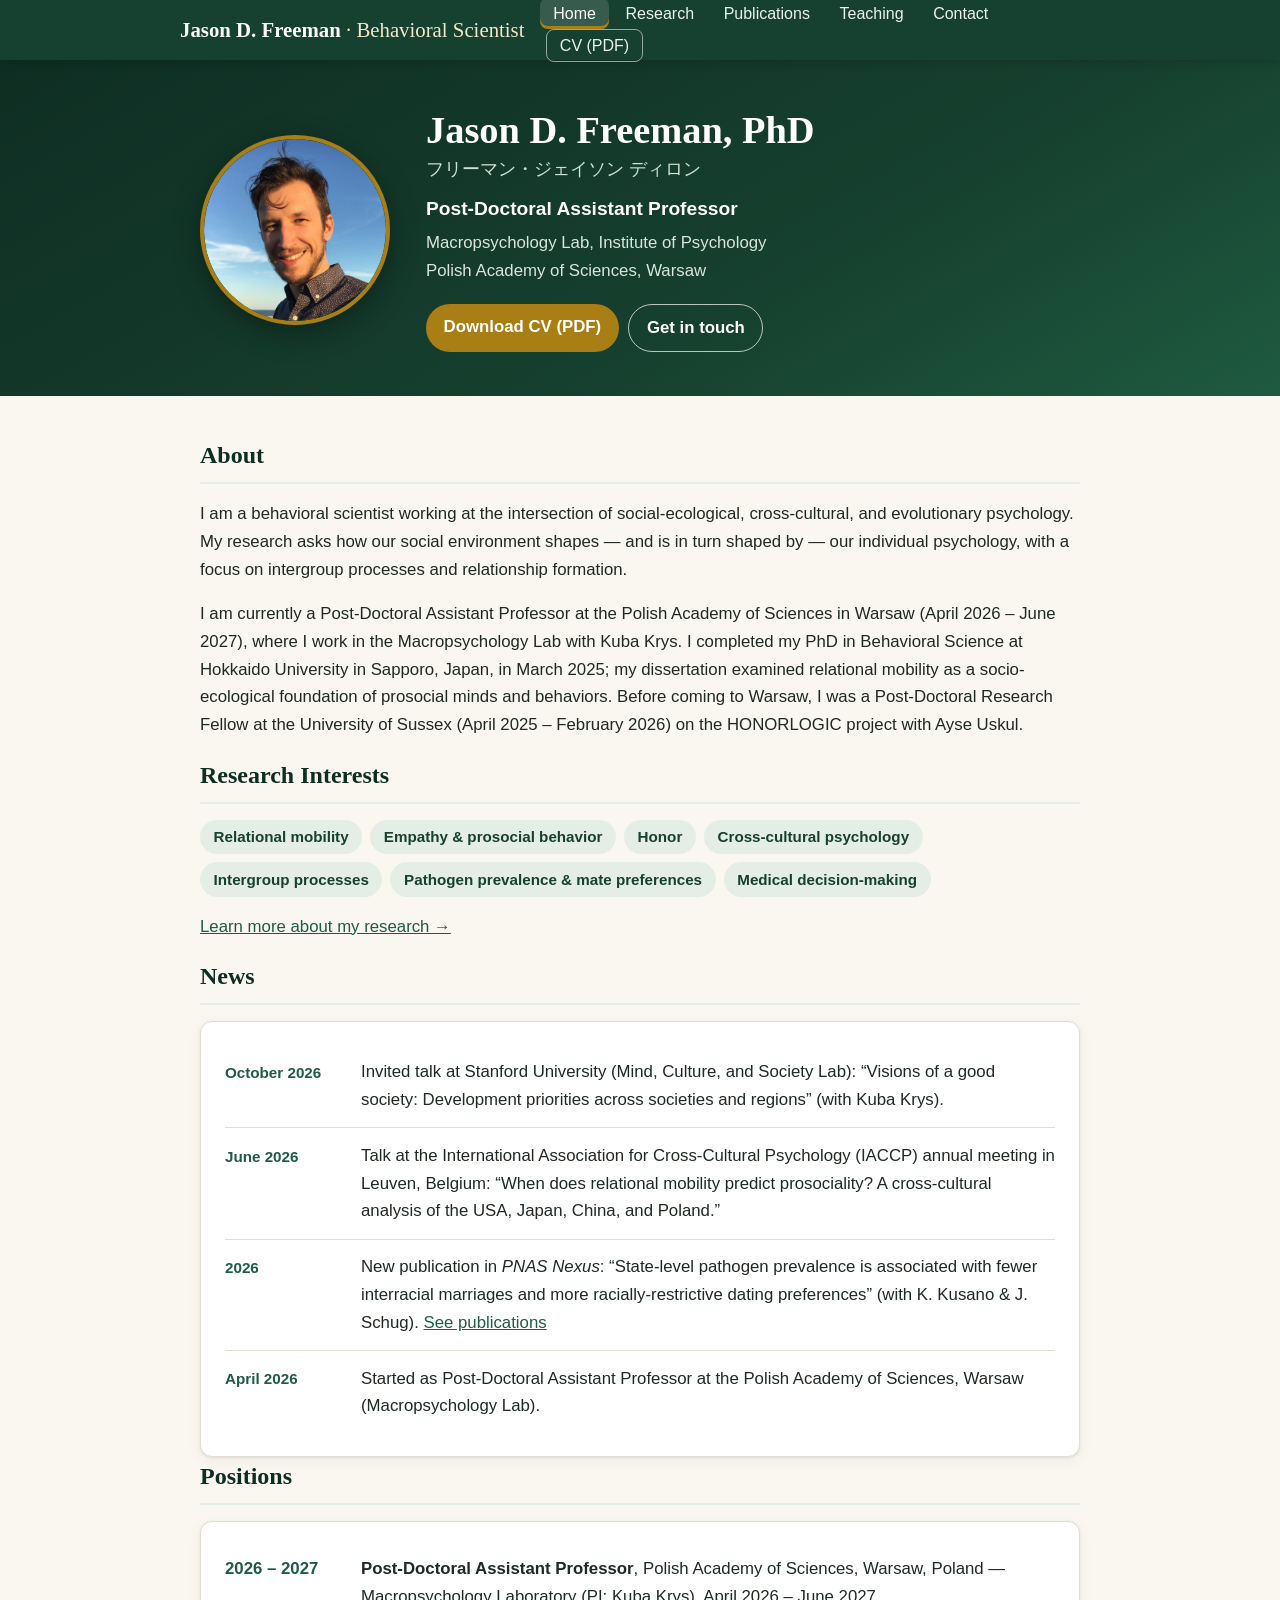
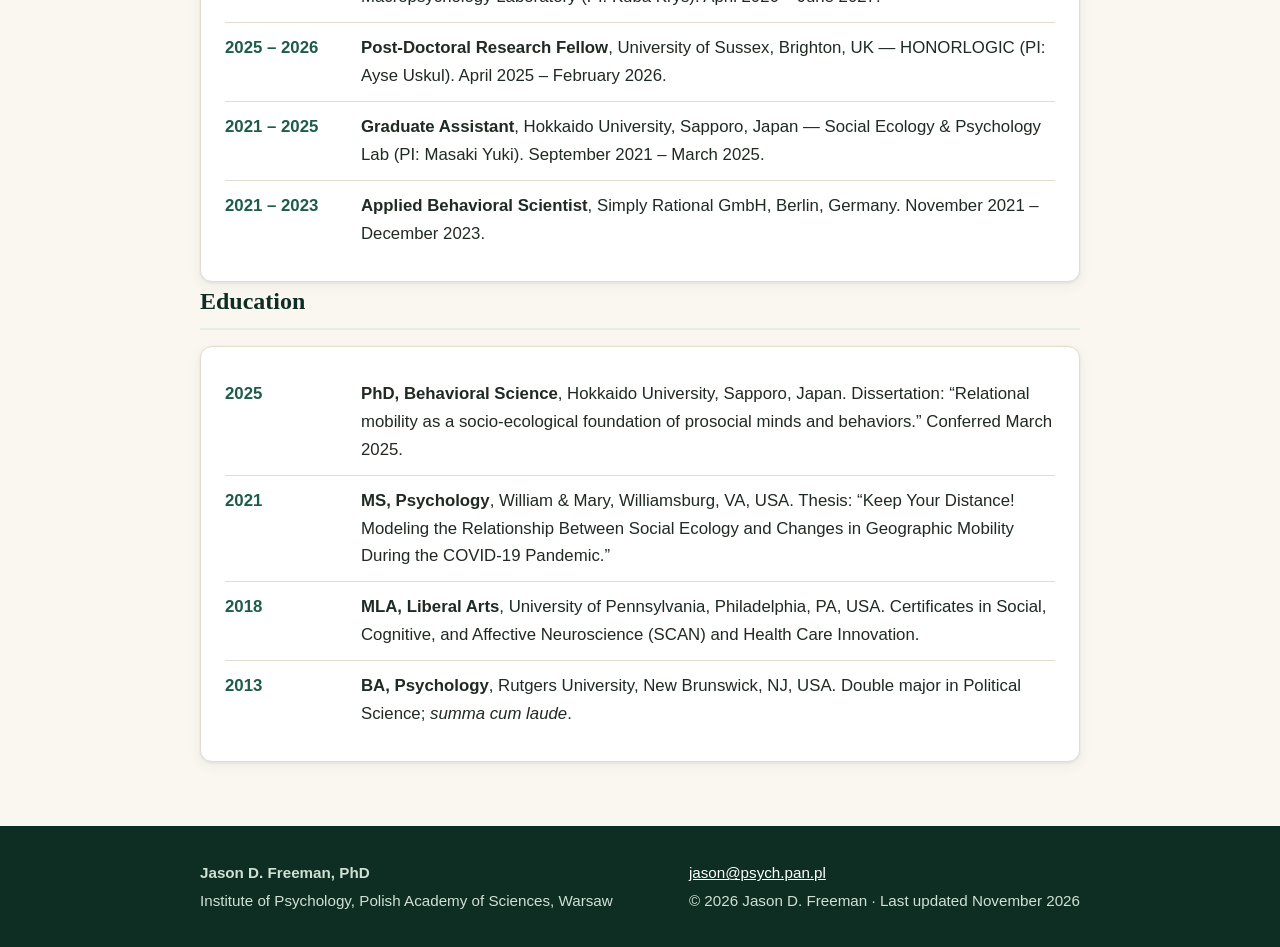
<file: index.html>
<!DOCTYPE html>
<html lang="en">
<head>
  <meta charset="utf-8">
  <meta name="viewport" content="width=device-width, initial-scale=1">
  <title>Jason D. Freeman — Behavioral Scientist</title>
  <meta name="description" content="Jason D. Freeman is a Post-Doctoral Assistant Professor at the Polish Academy of Sciences, Warsaw. His research examines relational mobility, culture, empathy, and prosocial behavior.">
  <link rel="stylesheet" href="styles.css">
</head>
<body>
  <a class="skip-link" href="#main">Skip to main content</a>

  <header class="site-header">
    <div class="header-inner">
      <a class="site-title" href="index.html">Jason D. Freeman <span>· Behavioral Scientist</span></a>
      <button class="nav-toggle" aria-expanded="false" aria-controls="site-nav" type="button">Menu ☰</button>
      <nav class="site-nav" id="site-nav" aria-label="Main navigation">
        <ul>
          <li><a href="index.html" aria-current="page">Home</a></li>
          <li><a href="research.html">Research</a></li>
          <li><a href="publications.html">Publications</a></li>
          <li><a href="teaching.html">Teaching</a></li>
          <li><a href="contact.html">Contact</a></li>
          <li><a class="nav-cv" href="assets/Jason-Freeman-CV.pdf" target="_blank" rel="noopener">CV (PDF)</a></li>
        </ul>
      </nav>
    </div>
  </header>

  <section class="hero" aria-label="Introduction">
    <div class="hero-inner">
      <img class="hero-photo" src="assets/portrait.png" alt="Portrait of Jason D. Freeman outdoors against a blue sky" width="190" height="190">
      <div>
        <h1>Jason D. Freeman, PhD</h1>
        <p class="japanese" lang="ja">フリーマン・ジェイソン ディロン</p>
        <p class="role">Post-Doctoral Assistant Professor</p>
        <p class="affiliation">Macropsychology Lab, Institute of Psychology<br>Polish Academy of Sciences, Warsaw</p>
        <div class="hero-links">
          <a class="button" href="assets/Jason-Freeman-CV.pdf" target="_blank" rel="noopener">Download CV (PDF)</a>
          <a class="button button-outline" href="contact.html">Get in touch</a>
        </div>
      </div>
    </div>
  </section>

  <main id="main">
    <div class="container">

      <section aria-labelledby="about-heading">
        <h2 id="about-heading">About</h2>
        <p>I am a behavioral scientist working at the intersection of social-ecological, cross-cultural, and evolutionary psychology. My research asks how our social environment shapes — and is in turn shaped by — our individual psychology, with a focus on intergroup processes and relationship formation.</p>
        <p>I am currently a Post-Doctoral Assistant Professor at the Polish Academy of Sciences in Warsaw (April 2026 – June 2027), where I work in the Macropsychology Lab with Kuba Krys. I completed my PhD in Behavioral Science at Hokkaido University in Sapporo, Japan, in March 2025; my dissertation examined relational mobility as a socio-ecological foundation of prosocial minds and behaviors. Before coming to Warsaw, I was a Post-Doctoral Research Fellow at the University of Sussex (April 2025 – February 2026) on the HONORLOGIC project with Ayse Uskul.</p>
      </section>

      <section aria-labelledby="interests-heading">
        <h2 id="interests-heading">Research Interests</h2>
        <ul class="chips">
          <li>Relational mobility</li>
          <li>Empathy &amp; prosocial behavior</li>
          <li>Honor</li>
          <li>Cross-cultural psychology</li>
          <li>Intergroup processes</li>
          <li>Pathogen prevalence &amp; mate preferences</li>
          <li>Medical decision-making</li>
        </ul>
        <p style="margin-top: 1rem;"><a href="research.html">Learn more about my research →</a></p>
      </section>

      <section aria-labelledby="news-heading">
        <h2 id="news-heading">News</h2>
        <div class="card">
          <ul class="news-list">
            <li>
              <span class="news-date">October 2026</span>
              <span>Invited talk at Stanford University (Mind, Culture, and Society Lab): “Visions of a good society: Development priorities across societies and regions” (with Kuba Krys).</span>
            </li>
            <li>
              <span class="news-date">June 2026</span>
              <span>Talk at the International Association for Cross-Cultural Psychology (IACCP) annual meeting in Leuven, Belgium: “When does relational mobility predict prosociality? A cross-cultural analysis of the USA, Japan, China, and Poland.”</span>
            </li>
            <li>
              <span class="news-date">2026</span>
              <span>New publication in <em>PNAS Nexus</em>: “State-level pathogen prevalence is associated with fewer interracial marriages and more racially-restrictive dating preferences” (with K. Kusano &amp; J. Schug). <a href="publications.html">See publications</a></span>
            </li>
            <li>
              <span class="news-date">April 2026</span>
              <span>Started as Post-Doctoral Assistant Professor at the Polish Academy of Sciences, Warsaw (Macropsychology Lab).</span>
            </li>
          </ul>
        </div>
      </section>

      <section aria-labelledby="positions-heading">
        <h2 id="positions-heading">Positions</h2>
        <div class="card">
          <ul class="timeline">
            <li>
              <span class="when">2026 – 2027</span>
              <p><strong>Post-Doctoral Assistant Professor</strong>, Polish Academy of Sciences, Warsaw, Poland — Macropsychology Laboratory (PI: Kuba Krys). April 2026 – June 2027.</p>
            </li>
            <li>
              <span class="when">2025 – 2026</span>
              <p><strong>Post-Doctoral Research Fellow</strong>, University of Sussex, Brighton, UK — HONORLOGIC (PI: Ayse Uskul). April 2025 – February 2026.</p>
            </li>
            <li>
              <span class="when">2021 – 2025</span>
              <p><strong>Graduate Assistant</strong>, Hokkaido University, Sapporo, Japan — Social Ecology &amp; Psychology Lab (PI: Masaki Yuki). September 2021 – March 2025.</p>
            </li>
            <li>
              <span class="when">2021 – 2023</span>
              <p><strong>Applied Behavioral Scientist</strong>, Simply Rational GmbH, Berlin, Germany. November 2021 – December 2023.</p>
            </li>
          </ul>
        </div>
      </section>

      <section aria-labelledby="education-heading">
        <h2 id="education-heading">Education</h2>
        <div class="card">
          <ul class="timeline">
            <li>
              <span class="when">2025</span>
              <p><strong>PhD, Behavioral Science</strong>, Hokkaido University, Sapporo, Japan. Dissertation: “Relational mobility as a socio-ecological foundation of prosocial minds and behaviors.” Conferred March 2025.</p>
            </li>
            <li>
              <span class="when">2021</span>
              <p><strong>MS, Psychology</strong>, William &amp; Mary, Williamsburg, VA, USA. Thesis: “Keep Your Distance! Modeling the Relationship Between Social Ecology and Changes in Geographic Mobility During the COVID-19 Pandemic.”</p>
            </li>
            <li>
              <span class="when">2018</span>
              <p><strong>MLA, Liberal Arts</strong>, University of Pennsylvania, Philadelphia, PA, USA. Certificates in Social, Cognitive, and Affective Neuroscience (SCAN) and Health Care Innovation.</p>
            </li>
            <li>
              <span class="when">2013</span>
              <p><strong>BA, Psychology</strong>, Rutgers University, New Brunswick, NJ, USA. Double major in Political Science; <em>summa cum laude</em>.</p>
            </li>
          </ul>
        </div>
      </section>

    </div>
  </main>

  <footer class="site-footer">
    <div class="container">
      <div>
        <p><strong>Jason D. Freeman, PhD</strong></p>
        <p>Institute of Psychology, Polish Academy of Sciences, Warsaw</p>
      </div>
      <div>
        <p><a href="mailto:jason@psych.pan.pl">jason@psych.pan.pl</a></p>
        <p>© 2026 Jason D. Freeman · Last updated November 2026</p>
      </div>
    </div>
  </footer>

  <script src="script.js"></script>
</body>
</html>
</file>
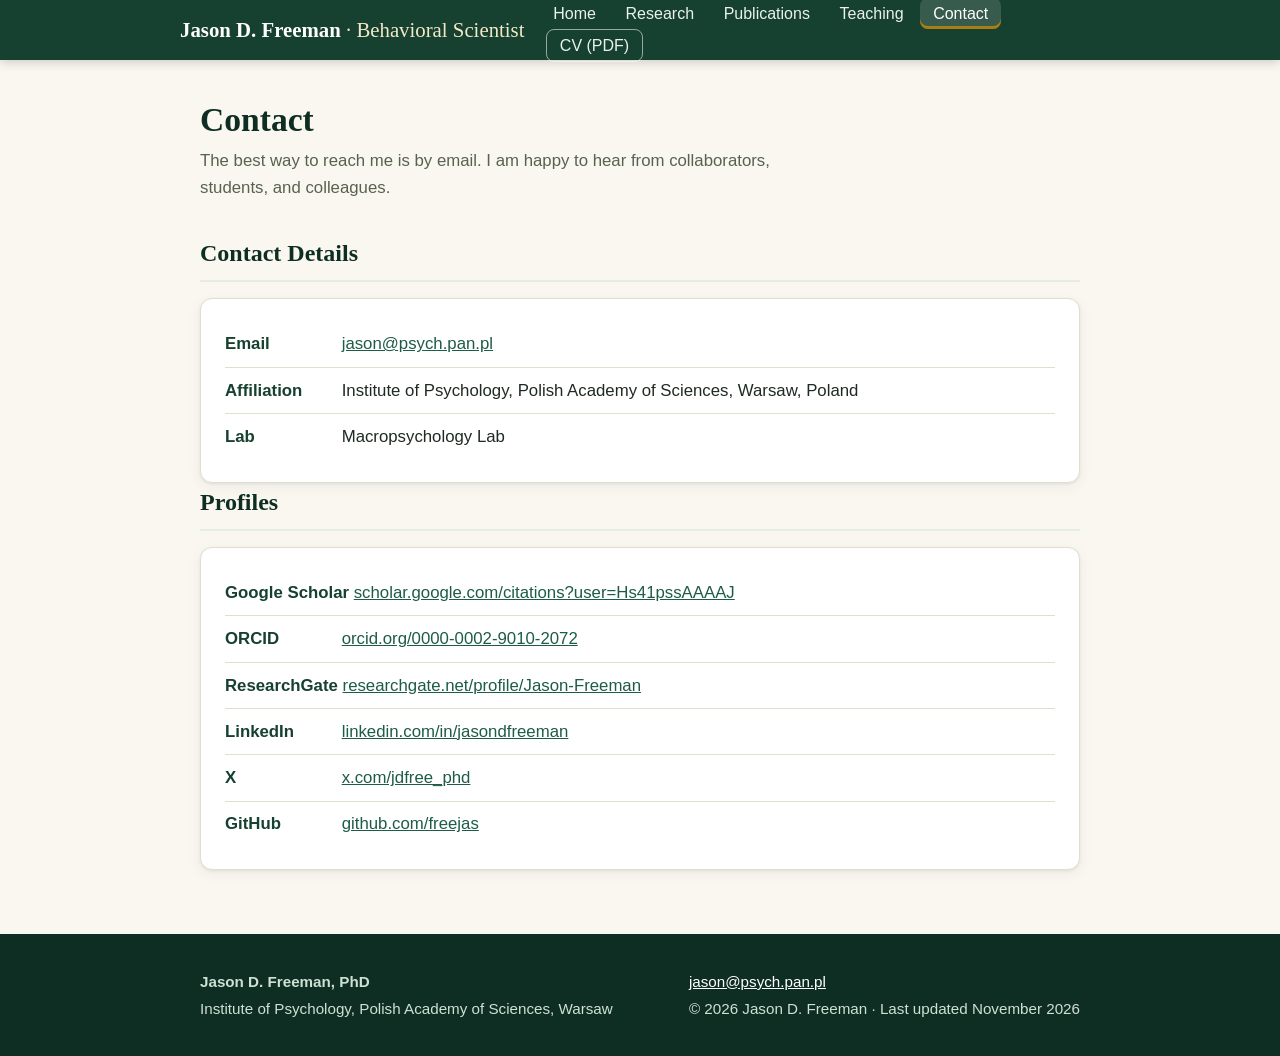
<file: contact.html>
<!DOCTYPE html>
<html lang="en">
<head>
  <meta charset="utf-8">
  <meta name="viewport" content="width=device-width, initial-scale=1">
  <title>Contact — Jason D. Freeman</title>
  <meta name="description" content="Contact Jason D. Freeman, Post-Doctoral Assistant Professor at the Polish Academy of Sciences, Warsaw.">
  <link rel="stylesheet" href="styles.css">
</head>
<body>
  <a class="skip-link" href="#main">Skip to main content</a>

  <header class="site-header">
    <div class="header-inner">
      <a class="site-title" href="index.html">Jason D. Freeman <span>· Behavioral Scientist</span></a>
      <button class="nav-toggle" aria-expanded="false" aria-controls="site-nav" type="button">Menu ☰</button>
      <nav class="site-nav" id="site-nav" aria-label="Main navigation">
        <ul>
          <li><a href="index.html">Home</a></li>
          <li><a href="research.html">Research</a></li>
          <li><a href="publications.html">Publications</a></li>
          <li><a href="teaching.html">Teaching</a></li>
          <li><a href="contact.html" aria-current="page">Contact</a></li>
          <li><a class="nav-cv" href="assets/Jason-Freeman-CV.pdf" target="_blank" rel="noopener">CV (PDF)</a></li>
        </ul>
      </nav>
    </div>
  </header>

  <main id="main">
    <div class="container">

      <div class="page-head">
        <h1>Contact</h1>
        <p>The best way to reach me is by email. I am happy to hear from collaborators, students, and colleagues.</p>
      </div>

      <section aria-labelledby="contact-details-heading">
        <h2 id="contact-details-heading">Contact Details</h2>
        <div class="card">
          <ul class="contact-rows">
            <li><span class="contact-label">Email</span> <a href="mailto:jason@psych.pan.pl">jason@psych.pan.pl</a></li>
            <li><span class="contact-label">Affiliation</span> Institute of Psychology, Polish Academy of Sciences, Warsaw, Poland</li>
            <li><span class="contact-label">Lab</span> Macropsychology Lab</li>
          </ul>
        </div>
      </section>

      <section aria-labelledby="profiles-heading">
        <h2 id="profiles-heading">Profiles</h2>
        <div class="card">
          <ul class="contact-rows">
            <li><span class="contact-label">Google Scholar</span> <a href="https://scholar.google.com/citations?user=Hs41pssAAAAJ&amp;hl=en" target="_blank" rel="noopener">scholar.google.com/citations?user=Hs41pssAAAAJ</a></li>
            <li><span class="contact-label">ORCID</span> <a href="https://orcid.org/0000-0002-9010-2072" target="_blank" rel="noopener">orcid.org/0000-0002-9010-2072</a></li>
            <li><span class="contact-label">ResearchGate</span> <a href="https://www.researchgate.net/profile/Jason-Freeman" target="_blank" rel="noopener">researchgate.net/profile/Jason-Freeman</a></li>
            <li><span class="contact-label">LinkedIn</span> <a href="https://www.linkedin.com/in/jasondfreeman/" target="_blank" rel="noopener">linkedin.com/in/jasondfreeman</a></li>
            <li><span class="contact-label">X</span> <a href="https://x.com/jdfree_phd" target="_blank" rel="noopener">x.com/jdfree_phd</a></li>
            <li><span class="contact-label">GitHub</span> <a href="https://github.com/freejas" target="_blank" rel="noopener">github.com/freejas</a></li>
          </ul>
        </div>
      </section>

    </div>
  </main>

  <footer class="site-footer">
    <div class="container">
      <div>
        <p><strong>Jason D. Freeman, PhD</strong></p>
        <p>Institute of Psychology, Polish Academy of Sciences, Warsaw</p>
      </div>
      <div>
        <p><a href="mailto:jason@psych.pan.pl">jason@psych.pan.pl</a></p>
        <p>© 2026 Jason D. Freeman · Last updated November 2026</p>
      </div>
    </div>
  </footer>

  <script src="script.js"></script>
</body>
</html>
</file>
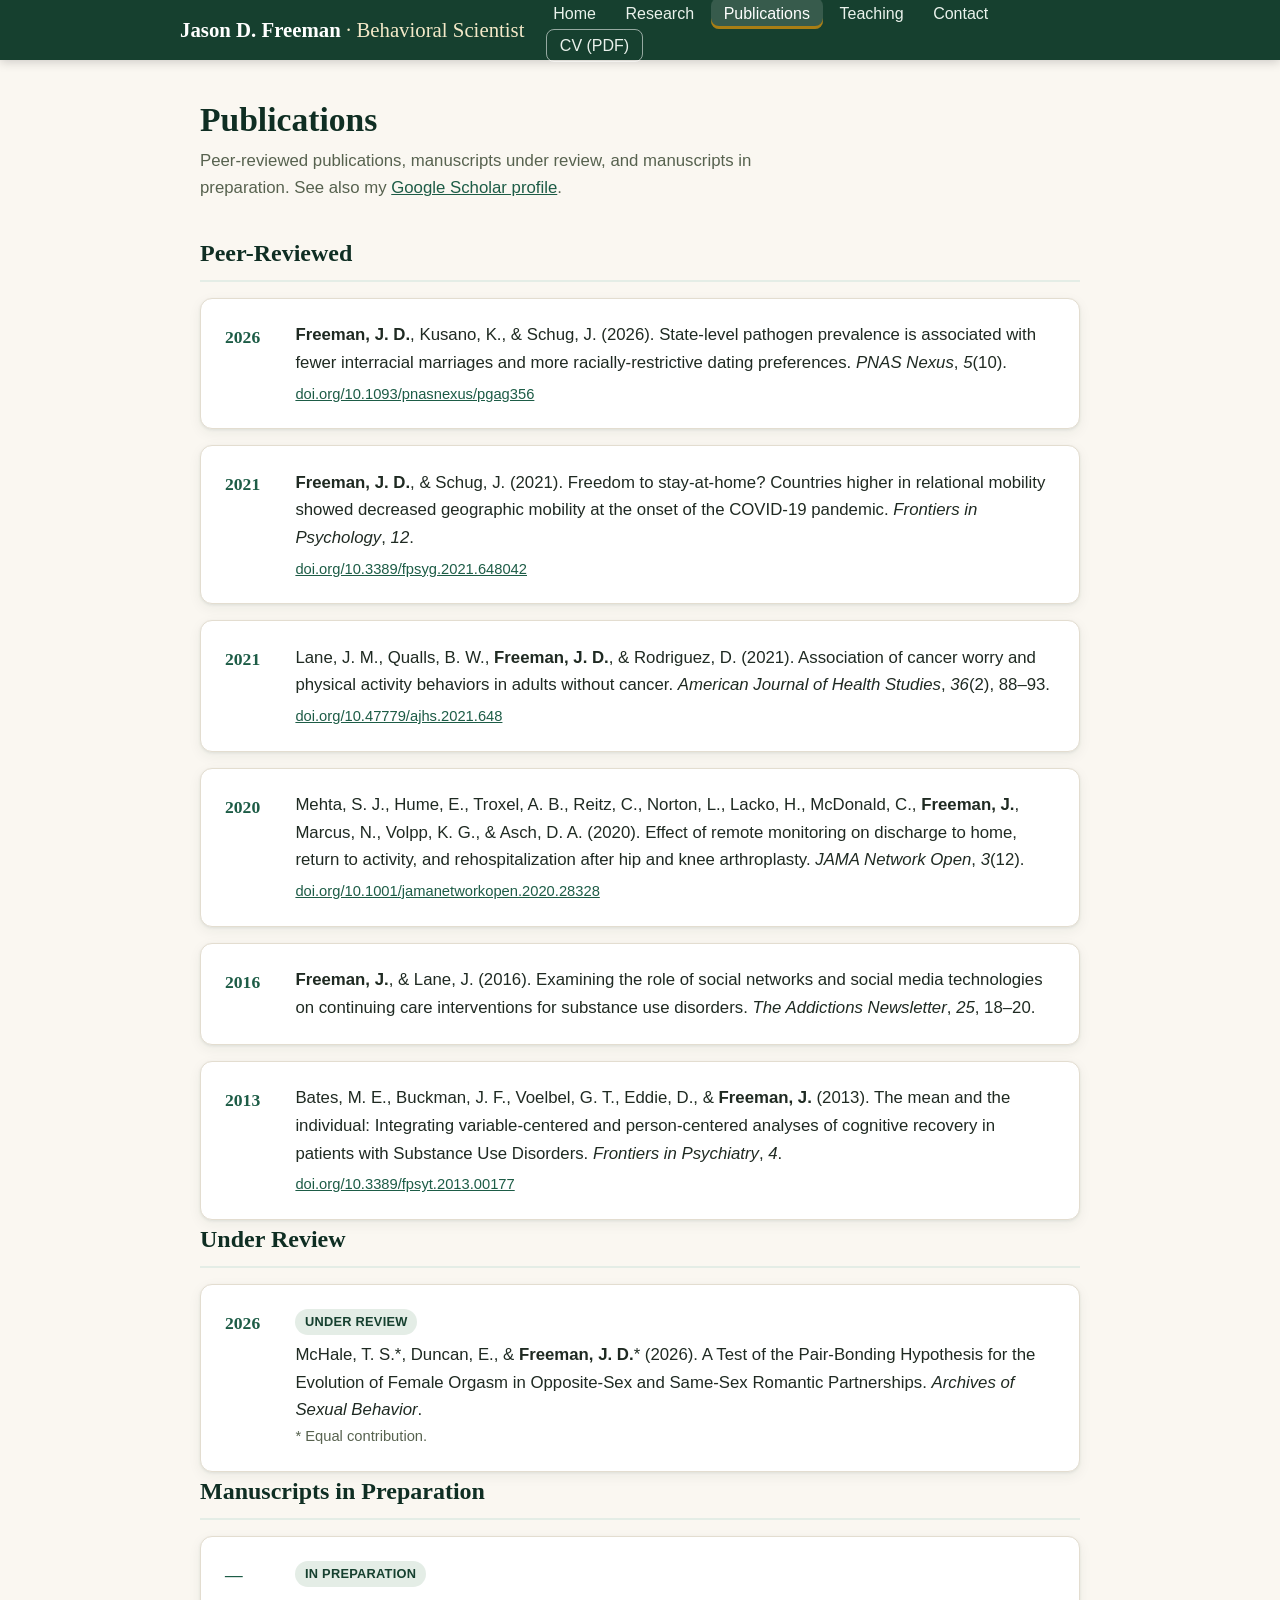
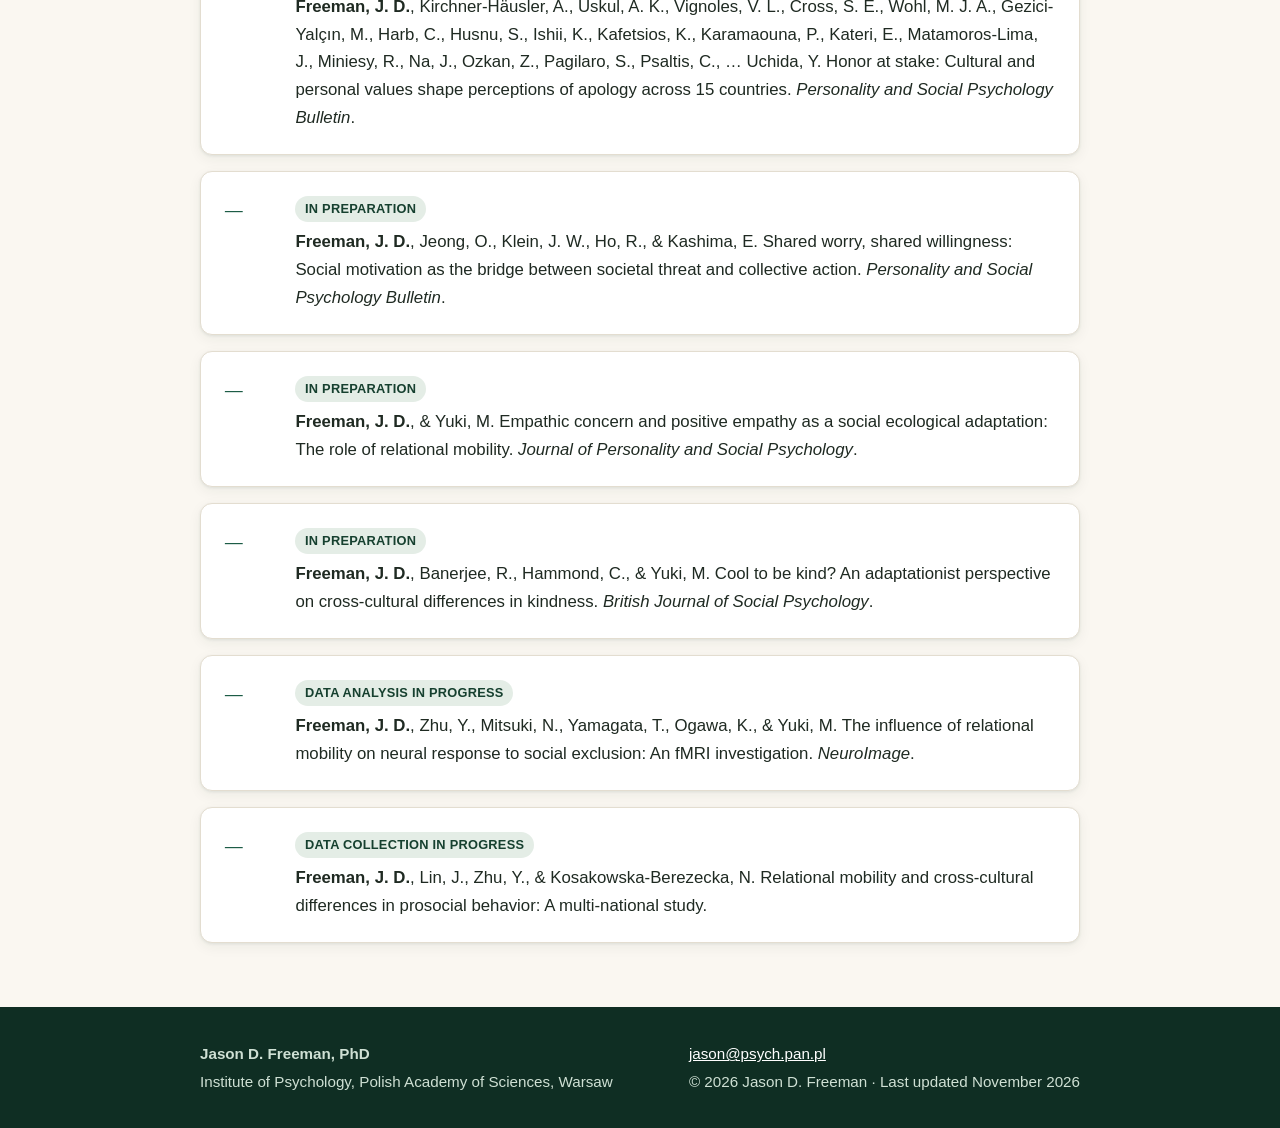
<file: publications.html>
<!DOCTYPE html>
<html lang="en">
<head>
  <meta charset="utf-8">
  <meta name="viewport" content="width=device-width, initial-scale=1">
  <title>Publications — Jason D. Freeman</title>
  <meta name="description" content="Publications of Jason D. Freeman, including work in PNAS Nexus, Frontiers in Psychology, and JAMA Network Open, plus manuscripts under review and in preparation.">
  <link rel="stylesheet" href="styles.css">
</head>
<body>
  <a class="skip-link" href="#main">Skip to main content</a>

  <header class="site-header">
    <div class="header-inner">
      <a class="site-title" href="index.html">Jason D. Freeman <span>· Behavioral Scientist</span></a>
      <button class="nav-toggle" aria-expanded="false" aria-controls="site-nav" type="button">Menu ☰</button>
      <nav class="site-nav" id="site-nav" aria-label="Main navigation">
        <ul>
          <li><a href="index.html">Home</a></li>
          <li><a href="research.html">Research</a></li>
          <li><a href="publications.html" aria-current="page">Publications</a></li>
          <li><a href="teaching.html">Teaching</a></li>
          <li><a href="contact.html">Contact</a></li>
          <li><a class="nav-cv" href="assets/Jason-Freeman-CV.pdf" target="_blank" rel="noopener">CV (PDF)</a></li>
        </ul>
      </nav>
    </div>
  </header>

  <main id="main">
    <div class="container">

      <div class="page-head">
        <h1>Publications</h1>
        <p>Peer-reviewed publications, manuscripts under review, and manuscripts in preparation. See also my <a href="https://scholar.google.com/citations?user=Hs41pssAAAAJ&amp;hl=en" target="_blank" rel="noopener">Google Scholar profile</a>.</p>
      </div>

      <section aria-labelledby="peer-reviewed-heading">
        <h2 id="peer-reviewed-heading">Peer-Reviewed</h2>

        <article class="card pub">
          <span class="pub-year">2026</span>
          <div>
            <p><strong>Freeman, J. D.</strong>, Kusano, K., &amp; Schug, J. (2026). State-level pathogen prevalence is associated with fewer interracial marriages and more racially-restrictive dating preferences. <em>PNAS Nexus</em>, <em>5</em>(10).</p>
            <p class="doi"><a href="https://doi.org/10.1093/pnasnexus/pgag356" target="_blank" rel="noopener">doi.org/10.1093/pnasnexus/pgag356</a></p>
          </div>
        </article>

        <article class="card pub">
          <span class="pub-year">2021</span>
          <div>
            <p><strong>Freeman, J. D.</strong>, &amp; Schug, J. (2021). Freedom to stay-at-home? Countries higher in relational mobility showed decreased geographic mobility at the onset of the COVID-19 pandemic. <em>Frontiers in Psychology</em>, <em>12</em>.</p>
            <p class="doi"><a href="https://doi.org/10.3389/fpsyg.2021.648042" target="_blank" rel="noopener">doi.org/10.3389/fpsyg.2021.648042</a></p>
          </div>
        </article>

        <article class="card pub">
          <span class="pub-year">2021</span>
          <div>
            <p>Lane, J. M., Qualls, B. W., <strong>Freeman, J. D.</strong>, &amp; Rodriguez, D. (2021). Association of cancer worry and physical activity behaviors in adults without cancer. <em>American Journal of Health Studies</em>, <em>36</em>(2), 88–93.</p>
            <p class="doi"><a href="https://doi.org/10.47779/ajhs.2021.648" target="_blank" rel="noopener">doi.org/10.47779/ajhs.2021.648</a></p>
          </div>
        </article>

        <article class="card pub">
          <span class="pub-year">2020</span>
          <div>
            <p>Mehta, S. J., Hume, E., Troxel, A. B., Reitz, C., Norton, L., Lacko, H., McDonald, C., <strong>Freeman, J.</strong>, Marcus, N., Volpp, K. G., &amp; Asch, D. A. (2020). Effect of remote monitoring on discharge to home, return to activity, and rehospitalization after hip and knee arthroplasty. <em>JAMA Network Open</em>, <em>3</em>(12).</p>
            <p class="doi"><a href="https://doi.org/10.1001/jamanetworkopen.2020.28328" target="_blank" rel="noopener">doi.org/10.1001/jamanetworkopen.2020.28328</a></p>
          </div>
        </article>

        <article class="card pub">
          <span class="pub-year">2016</span>
          <div>
            <p><strong>Freeman, J.</strong>, &amp; Lane, J. (2016). Examining the role of social networks and social media technologies on continuing care interventions for substance use disorders. <em>The Addictions Newsletter</em>, <em>25</em>, 18–20.</p>
          </div>
        </article>

        <article class="card pub">
          <span class="pub-year">2013</span>
          <div>
            <p>Bates, M. E., Buckman, J. F., Voelbel, G. T., Eddie, D., &amp; <strong>Freeman, J.</strong> (2013). The mean and the individual: Integrating variable-centered and person-centered analyses of cognitive recovery in patients with Substance Use Disorders. <em>Frontiers in Psychiatry</em>, <em>4</em>.</p>
            <p class="doi"><a href="https://doi.org/10.3389/fpsyt.2013.00177" target="_blank" rel="noopener">doi.org/10.3389/fpsyt.2013.00177</a></p>
          </div>
        </article>
      </section>

      <section aria-labelledby="under-review-heading">
        <h2 id="under-review-heading">Under Review</h2>

        <article class="card pub">
          <span class="pub-year">2026</span>
          <div>
            <span class="pub-status">Under review</span>
            <p>McHale, T. S.*, Duncan, E., &amp; <strong>Freeman, J. D.</strong>* (2026). A Test of the Pair-Bonding Hypothesis for the Evolution of Female Orgasm in Opposite-Sex and Same-Sex Romantic Partnerships. <em>Archives of Sexual Behavior</em>.</p>
            <p class="pub-note">* Equal contribution.</p>
          </div>
        </article>
      </section>

      <section aria-labelledby="in-prep-heading">
        <h2 id="in-prep-heading">Manuscripts in Preparation</h2>

        <article class="card pub">
          <span class="pub-year">—</span>
          <div>
            <span class="pub-status">In preparation</span>
            <p><strong>Freeman, J. D.</strong>, Kirchner-Häusler, A., Uskul, A. K., Vignoles, V. L., Cross, S. E., Wohl, M. J. A., Gezici-Yalçın, M., Harb, C., Husnu, S., Ishii, K., Kafetsios, K., Karamaouna, P., Kateri, E., Matamoros-Lima, J., Miniesy, R., Na, J., Ozkan, Z., Pagilaro, S., Psaltis, C., … Uchida, Y. Honor at stake: Cultural and personal values shape perceptions of apology across 15 countries. <em>Personality and Social Psychology Bulletin</em>.</p>
          </div>
        </article>

        <article class="card pub">
          <span class="pub-year">—</span>
          <div>
            <span class="pub-status">In preparation</span>
            <p><strong>Freeman, J. D.</strong>, Jeong, O., Klein, J. W., Ho, R., &amp; Kashima, E. Shared worry, shared willingness: Social motivation as the bridge between societal threat and collective action. <em>Personality and Social Psychology Bulletin</em>.</p>
          </div>
        </article>

        <article class="card pub">
          <span class="pub-year">—</span>
          <div>
            <span class="pub-status">In preparation</span>
            <p><strong>Freeman, J. D.</strong>, &amp; Yuki, M. Empathic concern and positive empathy as a social ecological adaptation: The role of relational mobility. <em>Journal of Personality and Social Psychology</em>.</p>
          </div>
        </article>

        <article class="card pub">
          <span class="pub-year">—</span>
          <div>
            <span class="pub-status">In preparation</span>
            <p><strong>Freeman, J. D.</strong>, Banerjee, R., Hammond, C., &amp; Yuki, M. Cool to be kind? An adaptationist perspective on cross-cultural differences in kindness. <em>British Journal of Social Psychology</em>.</p>
          </div>
        </article>

        <article class="card pub">
          <span class="pub-year">—</span>
          <div>
            <span class="pub-status">Data analysis in progress</span>
            <p><strong>Freeman, J. D.</strong>, Zhu, Y., Mitsuki, N., Yamagata, T., Ogawa, K., &amp; Yuki, M. The influence of relational mobility on neural response to social exclusion: An fMRI investigation. <em>NeuroImage</em>.</p>
          </div>
        </article>

        <article class="card pub">
          <span class="pub-year">—</span>
          <div>
            <span class="pub-status">Data collection in progress</span>
            <p><strong>Freeman, J. D.</strong>, Lin, J., Zhu, Y., &amp; Kosakowska-Berezecka, N. Relational mobility and cross-cultural differences in prosocial behavior: A multi-national study.</p>
          </div>
        </article>
      </section>

    </div>
  </main>

  <footer class="site-footer">
    <div class="container">
      <div>
        <p><strong>Jason D. Freeman, PhD</strong></p>
        <p>Institute of Psychology, Polish Academy of Sciences, Warsaw</p>
      </div>
      <div>
        <p><a href="mailto:jason@psych.pan.pl">jason@psych.pan.pl</a></p>
        <p>© 2026 Jason D. Freeman · Last updated November 2026</p>
      </div>
    </div>
  </footer>

  <script src="script.js"></script>
</body>
</html>
</file>
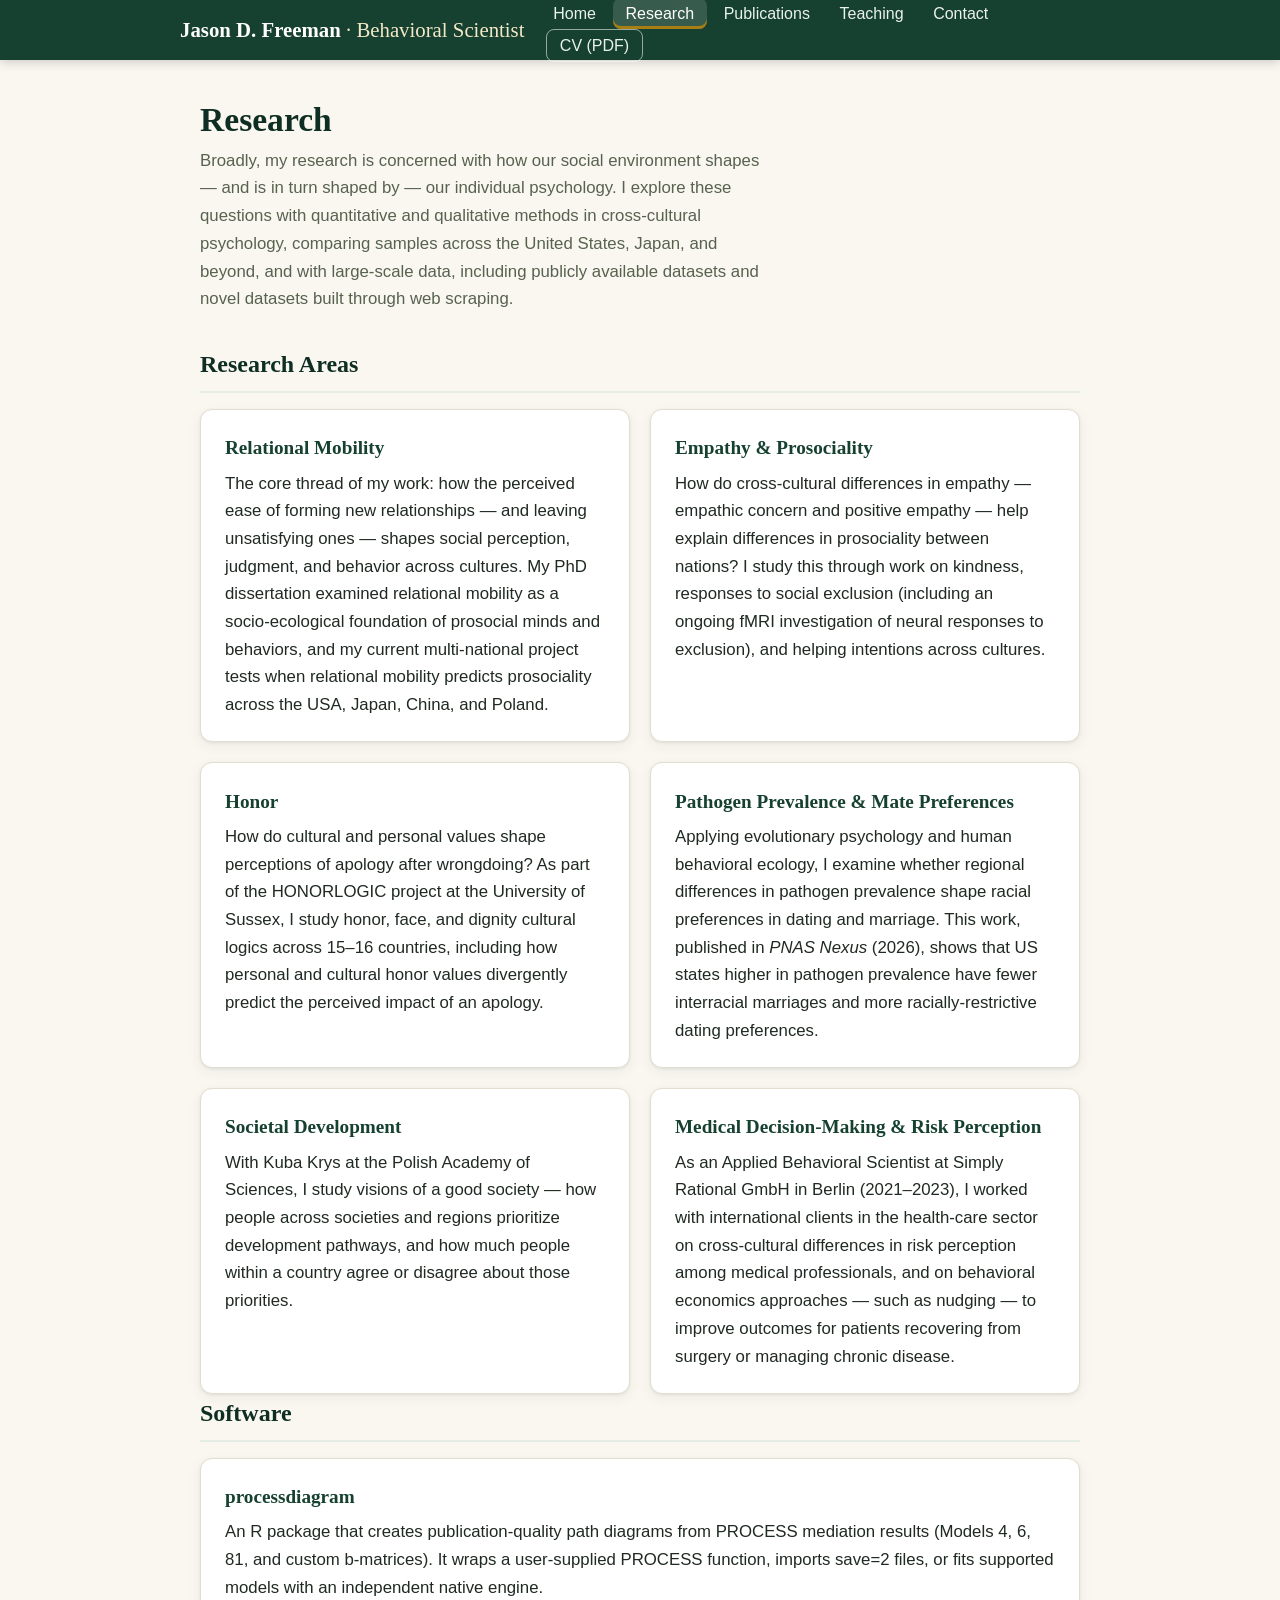
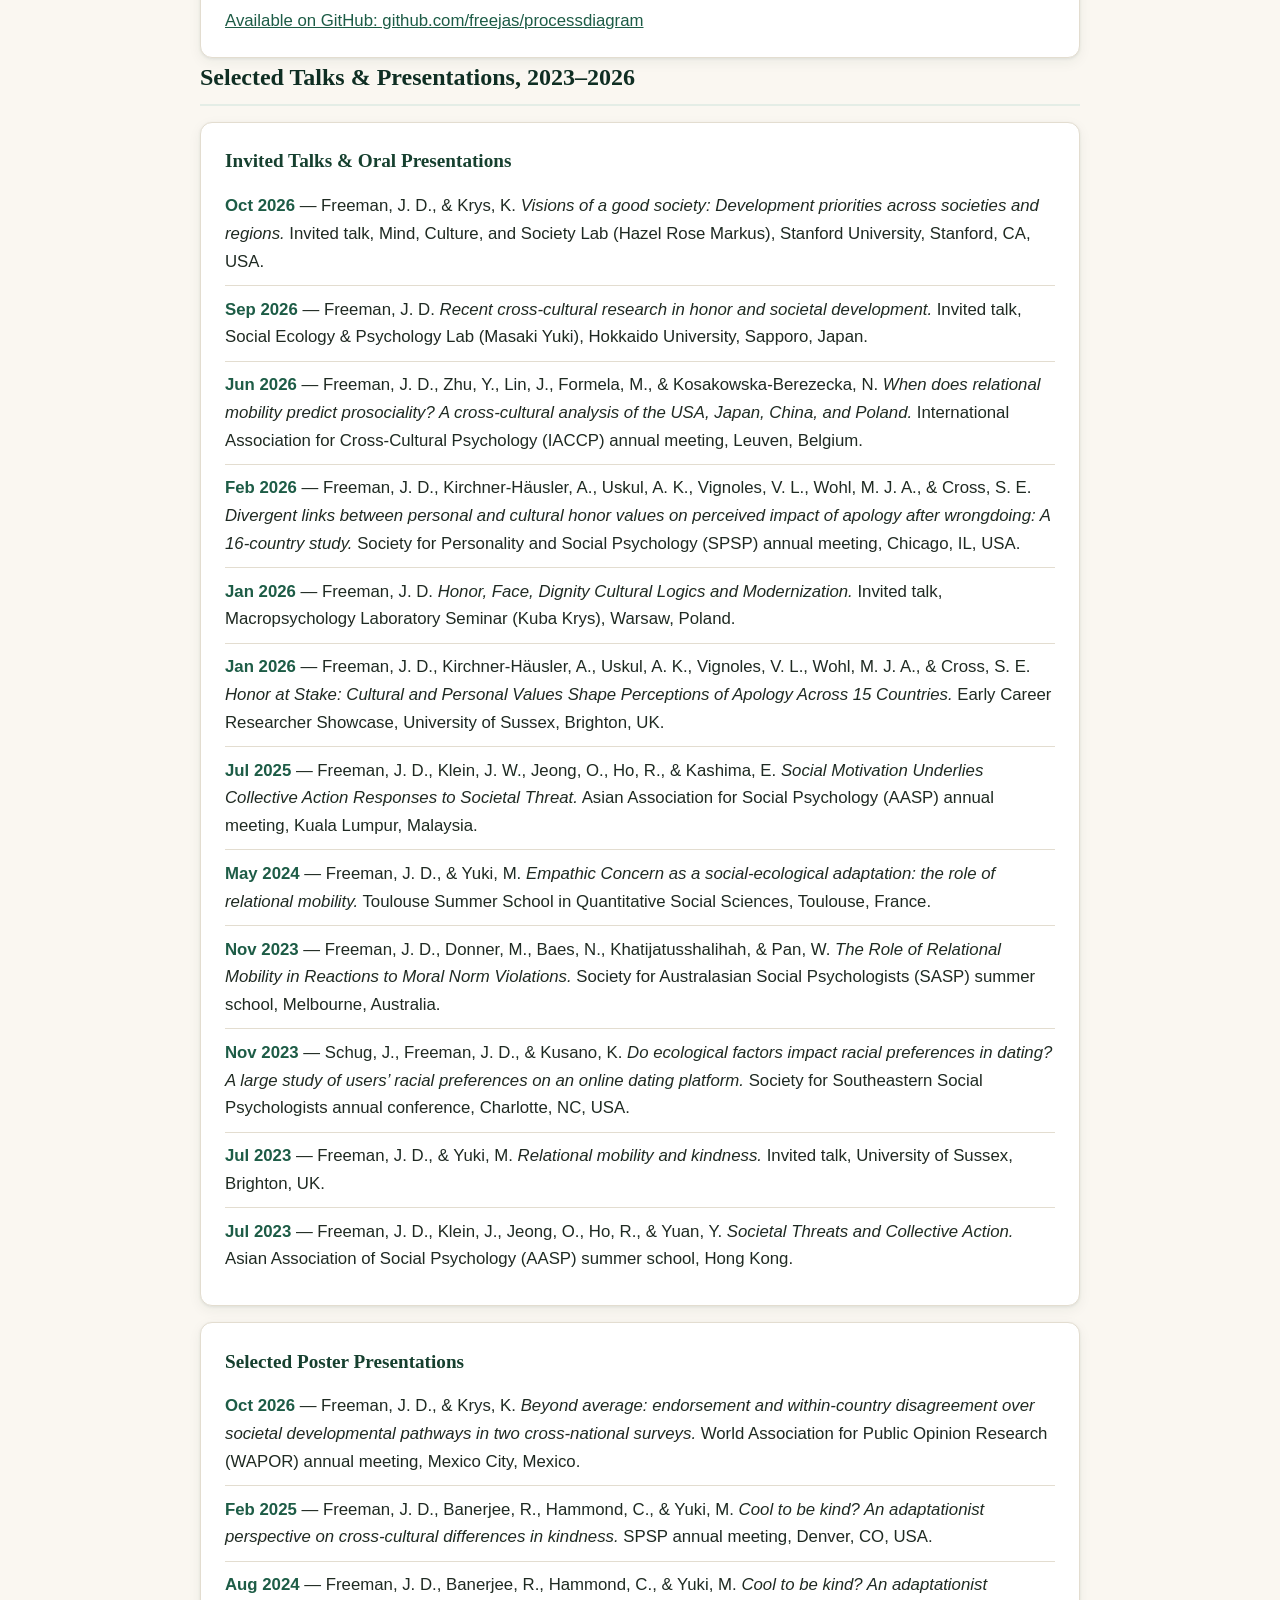
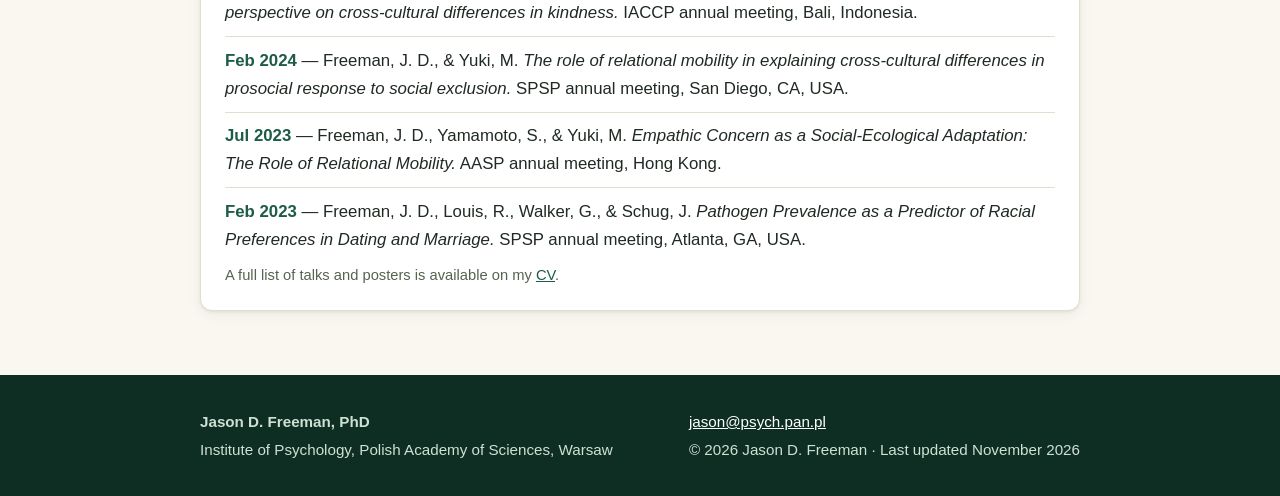
<file: research.html>
<!DOCTYPE html>
<html lang="en">
<head>
  <meta charset="utf-8">
  <meta name="viewport" content="width=device-width, initial-scale=1">
  <title>Research — Jason D. Freeman</title>
  <meta name="description" content="Research of Jason D. Freeman: relational mobility, empathy and prosocial behavior, honor, pathogen prevalence and mate preferences, and medical decision-making.">
  <link rel="stylesheet" href="styles.css">
</head>
<body>
  <a class="skip-link" href="#main">Skip to main content</a>

  <header class="site-header">
    <div class="header-inner">
      <a class="site-title" href="index.html">Jason D. Freeman <span>· Behavioral Scientist</span></a>
      <button class="nav-toggle" aria-expanded="false" aria-controls="site-nav" type="button">Menu ☰</button>
      <nav class="site-nav" id="site-nav" aria-label="Main navigation">
        <ul>
          <li><a href="index.html">Home</a></li>
          <li><a href="research.html" aria-current="page">Research</a></li>
          <li><a href="publications.html">Publications</a></li>
          <li><a href="teaching.html">Teaching</a></li>
          <li><a href="contact.html">Contact</a></li>
          <li><a class="nav-cv" href="assets/Jason-Freeman-CV.pdf" target="_blank" rel="noopener">CV (PDF)</a></li>
        </ul>
      </nav>
    </div>
  </header>

  <main id="main">
    <div class="container">

      <div class="page-head">
        <h1>Research</h1>
        <p>Broadly, my research is concerned with how our social environment shapes — and is in turn shaped by — our individual psychology. I explore these questions with quantitative and qualitative methods in cross-cultural psychology, comparing samples across the United States, Japan, and beyond, and with large-scale data, including publicly available datasets and novel datasets built through web scraping.</p>
      </div>

      <section aria-labelledby="areas-heading">
        <h2 id="areas-heading">Research Areas</h2>
        <div class="grid-two">

          <article class="card">
            <h3>Relational Mobility</h3>
            <p>The core thread of my work: how the perceived ease of forming new relationships — and leaving unsatisfying ones — shapes social perception, judgment, and behavior across cultures. My PhD dissertation examined relational mobility as a socio-ecological foundation of prosocial minds and behaviors, and my current multi-national project tests when relational mobility predicts prosociality across the USA, Japan, China, and Poland.</p>
          </article>

          <article class="card">
            <h3>Empathy &amp; Prosociality</h3>
            <p>How do cross-cultural differences in empathy — empathic concern and positive empathy — help explain differences in prosociality between nations? I study this through work on kindness, responses to social exclusion (including an ongoing fMRI investigation of neural responses to exclusion), and helping intentions across cultures.</p>
          </article>

          <article class="card">
            <h3>Honor</h3>
            <p>How do cultural and personal values shape perceptions of apology after wrongdoing? As part of the HONORLOGIC project at the University of Sussex, I study honor, face, and dignity cultural logics across 15–16 countries, including how personal and cultural honor values divergently predict the perceived impact of an apology.</p>
          </article>

          <article class="card">
            <h3>Pathogen Prevalence &amp; Mate Preferences</h3>
            <p>Applying evolutionary psychology and human behavioral ecology, I examine whether regional differences in pathogen prevalence shape racial preferences in dating and marriage. This work, published in <em>PNAS Nexus</em> (2026), shows that US states higher in pathogen prevalence have fewer interracial marriages and more racially-restrictive dating preferences.</p>
          </article>

          <article class="card">
            <h3>Societal Development</h3>
            <p>With Kuba Krys at the Polish Academy of Sciences, I study visions of a good society — how people across societies and regions prioritize development pathways, and how much people within a country agree or disagree about those priorities.</p>
          </article>

          <article class="card">
            <h3>Medical Decision-Making &amp; Risk Perception</h3>
            <p>As an Applied Behavioral Scientist at Simply Rational GmbH in Berlin (2021–2023), I worked with international clients in the health-care sector on cross-cultural differences in risk perception among medical professionals, and on behavioral economics approaches — such as nudging — to improve outcomes for patients recovering from surgery or managing chronic disease.</p>
          </article>

        </div>
      </section>

      <section aria-labelledby="software-heading">
        <h2 id="software-heading">Software</h2>
        <div class="card">
          <h3>processdiagram</h3>
          <p>An R package that creates publication-quality path diagrams from PROCESS mediation results (Models 4, 6, 81, and custom b-matrices). It wraps a user-supplied PROCESS function, imports save=2 files, or fits supported models with an independent native engine.</p>
          <p><a href="https://github.com/freejas/processdiagram" target="_blank" rel="noopener">Available on GitHub: github.com/freejas/processdiagram</a></p>
        </div>
      </section>

      <section aria-labelledby="talks-heading">
        <h2 id="talks-heading">Selected Talks &amp; Presentations, 2023–2026</h2>
        <div class="card">
          <h3>Invited Talks &amp; Oral Presentations</h3>
          <ul class="talk-list">
            <li><span class="talk-when">Oct 2026</span> — Freeman, J. D., &amp; Krys, K. <span class="talk-title">Visions of a good society: Development priorities across societies and regions.</span> Invited talk, Mind, Culture, and Society Lab (Hazel Rose Markus), Stanford University, Stanford, CA, USA.</li>
            <li><span class="talk-when">Sep 2026</span> — Freeman, J. D. <span class="talk-title">Recent cross-cultural research in honor and societal development.</span> Invited talk, Social Ecology &amp; Psychology Lab (Masaki Yuki), Hokkaido University, Sapporo, Japan.</li>
            <li><span class="talk-when">Jun 2026</span> — Freeman, J. D., Zhu, Y., Lin, J., Formela, M., &amp; Kosakowska-Berezecka, N. <span class="talk-title">When does relational mobility predict prosociality? A cross-cultural analysis of the USA, Japan, China, and Poland.</span> International Association for Cross-Cultural Psychology (IACCP) annual meeting, Leuven, Belgium.</li>
            <li><span class="talk-when">Feb 2026</span> — Freeman, J. D., Kirchner-Häusler, A., Uskul, A. K., Vignoles, V. L., Wohl, M. J. A., &amp; Cross, S. E. <span class="talk-title">Divergent links between personal and cultural honor values on perceived impact of apology after wrongdoing: A 16-country study.</span> Society for Personality and Social Psychology (SPSP) annual meeting, Chicago, IL, USA.</li>
            <li><span class="talk-when">Jan 2026</span> — Freeman, J. D. <span class="talk-title">Honor, Face, Dignity Cultural Logics and Modernization.</span> Invited talk, Macropsychology Laboratory Seminar (Kuba Krys), Warsaw, Poland.</li>
            <li><span class="talk-when">Jan 2026</span> — Freeman, J. D., Kirchner-Häusler, A., Uskul, A. K., Vignoles, V. L., Wohl, M. J. A., &amp; Cross, S. E. <span class="talk-title">Honor at Stake: Cultural and Personal Values Shape Perceptions of Apology Across 15 Countries.</span> Early Career Researcher Showcase, University of Sussex, Brighton, UK.</li>
            <li><span class="talk-when">Jul 2025</span> — Freeman, J. D., Klein, J. W., Jeong, O., Ho, R., &amp; Kashima, E. <span class="talk-title">Social Motivation Underlies Collective Action Responses to Societal Threat.</span> Asian Association for Social Psychology (AASP) annual meeting, Kuala Lumpur, Malaysia.</li>
            <li><span class="talk-when">May 2024</span> — Freeman, J. D., &amp; Yuki, M. <span class="talk-title">Empathic Concern as a social-ecological adaptation: the role of relational mobility.</span> Toulouse Summer School in Quantitative Social Sciences, Toulouse, France.</li>
            <li><span class="talk-when">Nov 2023</span> — Freeman, J. D., Donner, M., Baes, N., Khatijatusshalihah, &amp; Pan, W. <span class="talk-title">The Role of Relational Mobility in Reactions to Moral Norm Violations.</span> Society for Australasian Social Psychologists (SASP) summer school, Melbourne, Australia.</li>
            <li><span class="talk-when">Nov 2023</span> — Schug, J., Freeman, J. D., &amp; Kusano, K. <span class="talk-title">Do ecological factors impact racial preferences in dating? A large study of users’ racial preferences on an online dating platform.</span> Society for Southeastern Social Psychologists annual conference, Charlotte, NC, USA.</li>
            <li><span class="talk-when">Jul 2023</span> — Freeman, J. D., &amp; Yuki, M. <span class="talk-title">Relational mobility and kindness.</span> Invited talk, University of Sussex, Brighton, UK.</li>
            <li><span class="talk-when">Jul 2023</span> — Freeman, J. D., Klein, J., Jeong, O., Ho, R., &amp; Yuan, Y. <span class="talk-title">Societal Threats and Collective Action.</span> Asian Association of Social Psychology (AASP) summer school, Hong Kong.</li>
          </ul>
        </div>

        <div class="card" style="margin-top: 1rem;">
          <h3>Selected Poster Presentations</h3>
          <ul class="talk-list">
            <li><span class="talk-when">Oct 2026</span> — Freeman, J. D., &amp; Krys, K. <span class="talk-title">Beyond average: endorsement and within-country disagreement over societal developmental pathways in two cross-national surveys.</span> World Association for Public Opinion Research (WAPOR) annual meeting, Mexico City, Mexico.</li>
            <li><span class="talk-when">Feb 2025</span> — Freeman, J. D., Banerjee, R., Hammond, C., &amp; Yuki, M. <span class="talk-title">Cool to be kind? An adaptationist perspective on cross-cultural differences in kindness.</span> SPSP annual meeting, Denver, CO, USA.</li>
            <li><span class="talk-when">Aug 2024</span> — Freeman, J. D., Banerjee, R., Hammond, C., &amp; Yuki, M. <span class="talk-title">Cool to be kind? An adaptationist perspective on cross-cultural differences in kindness.</span> IACCP annual meeting, Bali, Indonesia.</li>
            <li><span class="talk-when">Feb 2024</span> — Freeman, J. D., &amp; Yuki, M. <span class="talk-title">The role of relational mobility in explaining cross-cultural differences in prosocial response to social exclusion.</span> SPSP annual meeting, San Diego, CA, USA.</li>
            <li><span class="talk-when">Jul 2023</span> — Freeman, J. D., Yamamoto, S., &amp; Yuki, M. <span class="talk-title">Empathic Concern as a Social-Ecological Adaptation: The Role of Relational Mobility.</span> AASP annual meeting, Hong Kong.</li>
            <li><span class="talk-when">Feb 2023</span> — Freeman, J. D., Louis, R., Walker, G., &amp; Schug, J. <span class="talk-title">Pathogen Prevalence as a Predictor of Racial Preferences in Dating and Marriage.</span> SPSP annual meeting, Atlanta, GA, USA.</li>
          </ul>
          <p class="pub-note">A full list of talks and posters is available on my <a href="assets/Jason-Freeman-CV.pdf" target="_blank" rel="noopener">CV</a>.</p>
        </div>
      </section>

    </div>
  </main>

  <footer class="site-footer">
    <div class="container">
      <div>
        <p><strong>Jason D. Freeman, PhD</strong></p>
        <p>Institute of Psychology, Polish Academy of Sciences, Warsaw</p>
      </div>
      <div>
        <p><a href="mailto:jason@psych.pan.pl">jason@psych.pan.pl</a></p>
        <p>© 2026 Jason D. Freeman · Last updated November 2026</p>
      </div>
    </div>
  </footer>

  <script src="script.js"></script>
</body>
</html>
</file>
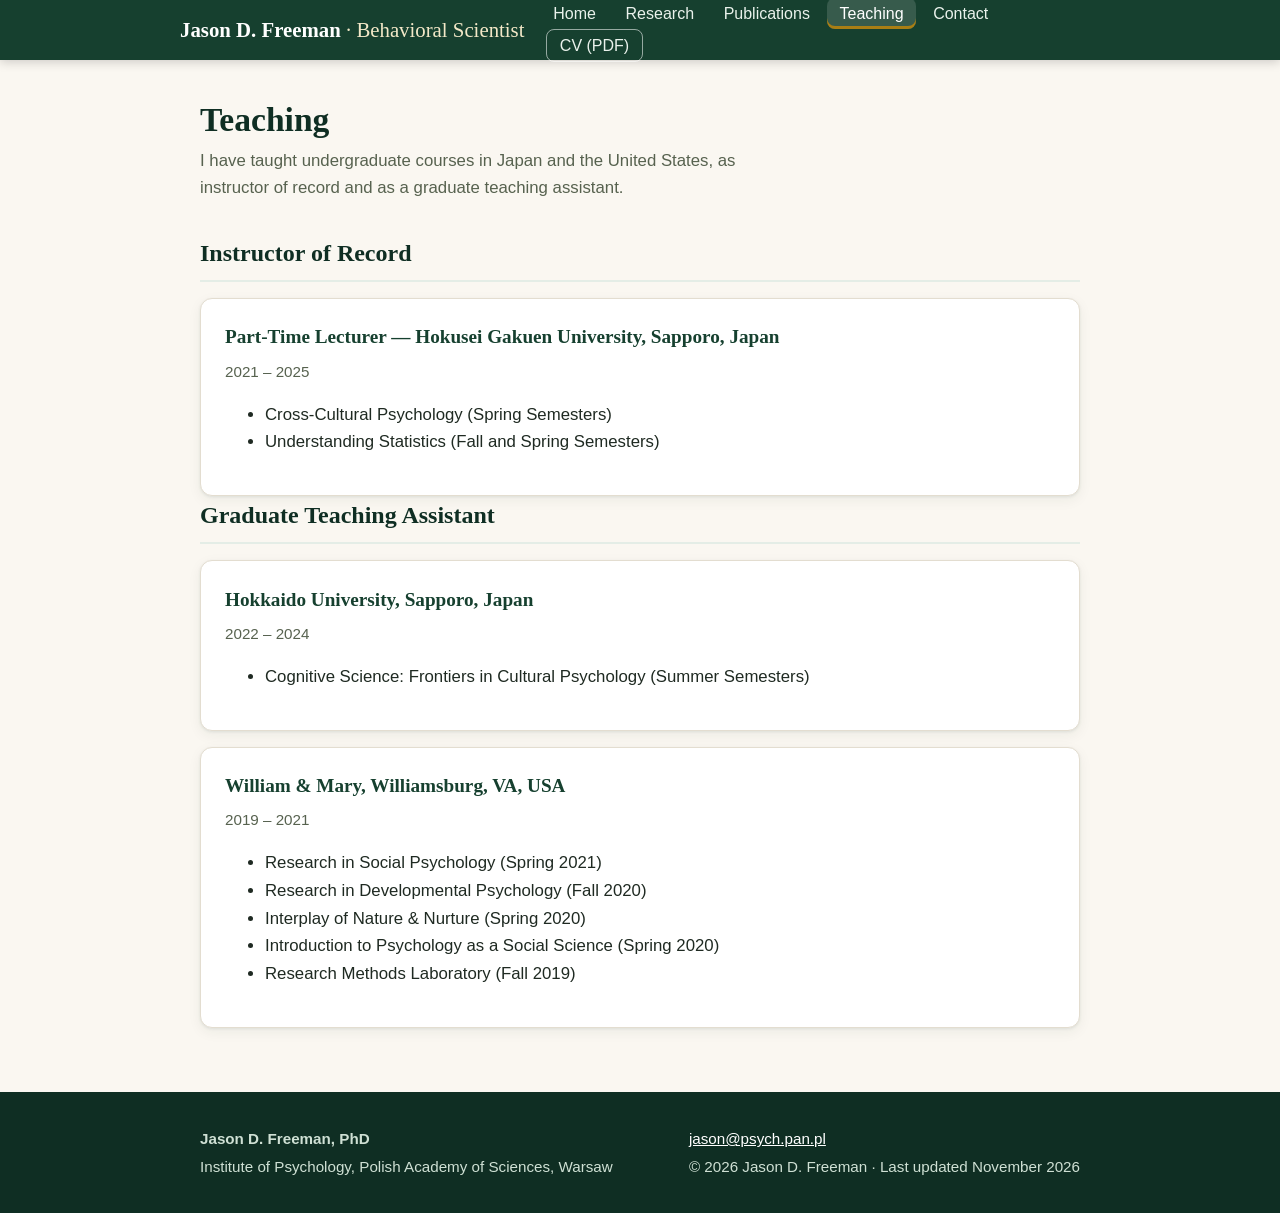
<file: teaching.html>
<!DOCTYPE html>
<html lang="en">
<head>
  <meta charset="utf-8">
  <meta name="viewport" content="width=device-width, initial-scale=1">
  <title>Teaching — Jason D. Freeman</title>
  <meta name="description" content="Teaching experience of Jason D. Freeman: instructor of record at Hokusei Gakuen University and teaching assistant at Hokkaido University and William & Mary.">
  <link rel="stylesheet" href="styles.css">
</head>
<body>
  <a class="skip-link" href="#main">Skip to main content</a>

  <header class="site-header">
    <div class="header-inner">
      <a class="site-title" href="index.html">Jason D. Freeman <span>· Behavioral Scientist</span></a>
      <button class="nav-toggle" aria-expanded="false" aria-controls="site-nav" type="button">Menu ☰</button>
      <nav class="site-nav" id="site-nav" aria-label="Main navigation">
        <ul>
          <li><a href="index.html">Home</a></li>
          <li><a href="research.html">Research</a></li>
          <li><a href="publications.html">Publications</a></li>
          <li><a href="teaching.html" aria-current="page">Teaching</a></li>
          <li><a href="contact.html">Contact</a></li>
          <li><a class="nav-cv" href="assets/Jason-Freeman-CV.pdf" target="_blank" rel="noopener">CV (PDF)</a></li>
        </ul>
      </nav>
    </div>
  </header>

  <main id="main">
    <div class="container">

      <div class="page-head">
        <h1>Teaching</h1>
        <p>I have taught undergraduate courses in Japan and the United States, as instructor of record and as a graduate teaching assistant.</p>
      </div>

      <section aria-labelledby="instructor-heading">
        <h2 id="instructor-heading">Instructor of Record</h2>
        <div class="card">
          <h3>Part-Time Lecturer — Hokusei Gakuen University, Sapporo, Japan</h3>
          <p class="meta">2021 – 2025</p>
          <ul>
            <li>Cross-Cultural Psychology (Spring Semesters)</li>
            <li>Understanding Statistics (Fall and Spring Semesters)</li>
          </ul>
        </div>
      </section>

      <section aria-labelledby="ta-heading">
        <h2 id="ta-heading">Graduate Teaching Assistant</h2>

        <div class="card">
          <h3>Hokkaido University, Sapporo, Japan</h3>
          <p class="meta">2022 – 2024</p>
          <ul>
            <li>Cognitive Science: Frontiers in Cultural Psychology (Summer Semesters)</li>
          </ul>
        </div>

        <div class="card">
          <h3>William &amp; Mary, Williamsburg, VA, USA</h3>
          <p class="meta">2019 – 2021</p>
          <ul>
            <li>Research in Social Psychology (Spring 2021)</li>
            <li>Research in Developmental Psychology (Fall 2020)</li>
            <li>Interplay of Nature &amp; Nurture (Spring 2020)</li>
            <li>Introduction to Psychology as a Social Science (Spring 2020)</li>
            <li>Research Methods Laboratory (Fall 2019)</li>
          </ul>
        </div>
      </section>

    </div>
  </main>

  <footer class="site-footer">
    <div class="container">
      <div>
        <p><strong>Jason D. Freeman, PhD</strong></p>
        <p>Institute of Psychology, Polish Academy of Sciences, Warsaw</p>
      </div>
      <div>
        <p><a href="mailto:jason@psych.pan.pl">jason@psych.pan.pl</a></p>
        <p>© 2026 Jason D. Freeman · Last updated November 2026</p>
      </div>
    </div>
  </footer>

  <script src="script.js"></script>
</body>
</html>
</file>
<file: styles.css>
/* Jason D. Freeman — personal academic site
   Plain static CSS. No build step, no webfonts. */

:root {
  --bg: #faf7f1;            /* warm off-white */
  --surface: #ffffff;
  --ink: #1f2a22;           /* near-black green-tinted */
  --muted: #57624f;         /* secondary text (4.6:1 on bg) */
  --green-900: #0f2e23;     /* darkest green */
  --green-800: #16402f;     /* header / hero */
  --green-700: #1d5c46;     /* links, accents */
  --green-100: #e4ede6;     /* soft green tint */
  --gold: #a97e14;          /* accent (decorative) */
  --gold-light: #f3e8c8;
  --line: #e3ddd0;
  --radius: 12px;
  --shadow: 0 1px 3px rgba(15, 46, 35, 0.08), 0 4px 14px rgba(15, 46, 35, 0.06);
  --font-body: -apple-system, BlinkMacSystemFont, "Segoe UI", Roboto,
    "Helvetica Neue", Arial, sans-serif;
  --font-head: Georgia, "Times New Roman", Times, serif;
}

* { box-sizing: border-box; }

html { scroll-behavior: smooth; }

body {
  margin: 0;
  background: var(--bg);
  color: var(--ink);
  font-family: var(--font-body);
  font-size: 1.05rem;
  line-height: 1.65;
  -webkit-font-smoothing: antialiased;
}

/* ---------- Accessibility ---------- */

.skip-link {
  position: absolute;
  left: 1rem;
  top: -100px;
  background: var(--green-900);
  color: #fff;
  padding: 0.5rem 1rem;
  border-radius: 0 0 8px 8px;
  z-index: 100;
}
.skip-link:focus { top: 0; }

a { color: var(--green-700); }
a:hover { color: var(--green-900); }
a:focus-visible,
button:focus-visible {
  outline: 3px solid var(--gold);
  outline-offset: 2px;
  border-radius: 4px;
}

/* ---------- Layout ---------- */

.container {
  max-width: 920px;
  margin: 0 auto;
  padding: 0 1.25rem;
}

main { padding: 2.5rem 0 4rem; }
main > section + section { margin-top: 3rem; }

/* ---------- Header / nav ---------- */

.site-header {
  background: var(--green-800);
  color: #fff;
  position: sticky;
  top: 0;
  z-index: 50;
  box-shadow: 0 2px 10px rgba(0, 0, 0, 0.18);
}

.header-inner {
  max-width: 960px;
  margin: 0 auto;
  padding: 0 1.25rem;
  display: flex;
  align-items: center;
  justify-content: space-between;
  gap: 1rem;
  min-height: 3.75rem;
}

.site-title {
  font-family: var(--font-head);
  font-size: 1.3rem;
  font-weight: 700;
  color: #fff;
  text-decoration: none;
  white-space: nowrap;
}
.site-title:hover { color: #fff; }
.site-title span { color: var(--gold-light); font-weight: 400; }

.nav-toggle {
  display: none;
  background: transparent;
  border: 1px solid rgba(255, 255, 255, 0.5);
  color: #fff;
  border-radius: 8px;
  padding: 0.4rem 0.7rem;
  font-size: 1rem;
  cursor: pointer;
}

.site-nav ul {
  list-style: none;
  margin: 0;
  padding: 0;
  display: flex;
  gap: 0.25rem;
  flex-wrap: wrap;
}
.site-nav a {
  color: #eaf2ec;
  text-decoration: none;
  padding: 0.45rem 0.8rem;
  border-radius: 8px;
  font-size: 1rem;
}
.site-nav a:hover {
  background: rgba(255, 255, 255, 0.12);
  color: #fff;
}
.site-nav a[aria-current="page"] {
  background: rgba(255, 255, 255, 0.14);
  color: #fff;
  box-shadow: inset 0 -3px 0 var(--gold);
}
.site-nav a.nav-cv {
  border: 1px solid rgba(255, 255, 255, 0.55);
  margin-left: 0.35rem;
}

/* ---------- Hero (home) ---------- */

.hero {
  background: linear-gradient(150deg, var(--green-900) 0%, var(--green-800) 62%, #1e5a40 100%);
  color: #fff;
  padding: 3rem 0 2.75rem;
}
.hero-inner {
  max-width: 920px;
  margin: 0 auto;
  padding: 0 1.25rem;
  display: flex;
  gap: 2.25rem;
  align-items: center;
}
.hero-photo {
  flex: 0 0 auto;
  width: 190px;
  height: 190px;
  border-radius: 50%;
  border: 4px solid var(--gold);
  box-shadow: 0 8px 28px rgba(0, 0, 0, 0.35);
}
.hero h1 {
  font-family: var(--font-head);
  font-size: 2.4rem;
  line-height: 1.15;
  margin: 0 0 0.15rem;
}
.hero .japanese {
  font-size: 1.1rem;
  color: #cfe0d4;
  margin: 0 0 0.6rem;
}
.hero .role {
  font-size: 1.2rem;
  font-weight: 600;
  margin: 0 0 0.25rem;
}
.hero .affiliation {
  color: #d8e6dc;
  margin: 0 0 1.25rem;
}
.hero-links { display: flex; flex-wrap: wrap; gap: 0.6rem; }

.button {
  display: inline-block;
  background: var(--gold);
  color: #fff;
  text-decoration: none;
  font-weight: 600;
  padding: 0.55rem 1.1rem;
  border-radius: 999px;
}
.button:hover { background: #8f6a10; color: #fff; }
.button-outline {
  background: transparent;
  border: 1.5px solid rgba(255, 255, 255, 0.7);
  color: #fff;
}
.button-outline:hover { background: rgba(255, 255, 255, 0.14); color: #fff; }

/* ---------- Page headings ---------- */

.page-head { margin-bottom: 2rem; }
.page-head h1 {
  font-family: var(--font-head);
  font-size: 2.1rem;
  line-height: 1.2;
  margin: 0 0 0.4rem;
  color: var(--green-900);
}
.page-head p { color: var(--muted); margin: 0; max-width: 62ch; }

h2 {
  font-family: var(--font-head);
  font-size: 1.5rem;
  color: var(--green-900);
  margin: 0 0 1rem;
  padding-bottom: 0.4rem;
  border-bottom: 2px solid var(--green-100);
}
h3 {
  font-family: var(--font-head);
  font-size: 1.2rem;
  color: var(--green-800);
  margin: 0 0 0.35rem;
}

/* ---------- Cards & lists ---------- */

.card {
  background: var(--surface);
  border: 1px solid var(--line);
  border-radius: var(--radius);
  box-shadow: var(--shadow);
  padding: 1.4rem 1.5rem;
}
.card + .card { margin-top: 1rem; }
.card p { margin: 0.35rem 0 0; }
.card p:first-of-type { margin-top: 0; }

.grid-two {
  display: grid;
  grid-template-columns: 1fr 1fr;
  gap: 1.25rem;
}
.grid-two .card + .card { margin-top: 0; }

.meta {
  color: var(--muted);
  font-size: 0.95rem;
}

/* News */
.news-list { list-style: none; margin: 0; padding: 0; }
.news-list li {
  display: flex;
  gap: 1rem;
  padding: 0.85rem 0;
  border-bottom: 1px solid var(--line);
}
.news-list li:last-child { border-bottom: none; }
.news-date {
  flex: 0 0 7.5rem;
  font-weight: 700;
  color: var(--green-700);
  font-size: 0.95rem;
  padding-top: 0.1rem;
}

/* Publications */
.pub { display: flex; gap: 1rem; }
.pub-year {
  flex: 0 0 3.4rem;
  font-family: var(--font-head);
  font-weight: 700;
  font-size: 1.1rem;
  color: var(--green-700);
  padding-top: 0.1rem;
}
.pub p { margin: 0; }
.pub .doi { font-size: 0.92rem; margin-top: 0.3rem; }
.pub .doi a { word-break: break-all; }
.pub-status {
  display: inline-block;
  font-size: 0.8rem;
  font-weight: 700;
  letter-spacing: 0.02em;
  text-transform: uppercase;
  background: var(--green-100);
  color: var(--green-800);
  border-radius: 999px;
  padding: 0.15rem 0.6rem;
  margin-bottom: 0.4rem;
}
.pub-note { font-size: 0.92rem; color: var(--muted); margin-top: 0.75rem; }

/* Talks */
.talk-list { list-style: none; margin: 0; padding: 0; }
.talk-list li { padding: 0.6rem 0; border-bottom: 1px solid var(--line); }
.talk-list li:last-child { border-bottom: none; }
.talk-list .talk-title { font-style: italic; }
.talk-when { color: var(--green-700); font-weight: 700; white-space: nowrap; }

/* Education / positions */
.timeline { list-style: none; margin: 0; padding: 0; }
.timeline li {
  display: flex;
  gap: 1rem;
  padding: 0.7rem 0;
  border-bottom: 1px solid var(--line);
}
.timeline li:last-child { border-bottom: none; }
.timeline .when {
  flex: 0 0 7.5rem;
  font-weight: 700;
  color: var(--green-700);
}
.timeline p { margin: 0; }

/* Keyword chips */
.chips { list-style: none; margin: 0; padding: 0; display: flex; flex-wrap: wrap; gap: 0.5rem; }
.chips li {
  background: var(--green-100);
  color: var(--green-800);
  border-radius: 999px;
  padding: 0.3rem 0.85rem;
  font-size: 0.95rem;
  font-weight: 600;
}

/* Contact */
.contact-rows { list-style: none; margin: 0; padding: 0; }
.contact-rows li { padding: 0.55rem 0; border-bottom: 1px solid var(--line); }
.contact-rows li:last-child { border-bottom: none; }
.contact-label {
  display: inline-block;
  min-width: 7rem;
  font-weight: 700;
  color: var(--green-800);
}

/* ---------- Footer ---------- */

.site-footer {
  background: var(--green-900);
  color: #cfe0d4;
  padding: 2rem 0;
  font-size: 0.95rem;
}
.site-footer .container {
  display: flex;
  justify-content: space-between;
  gap: 1.5rem;
  flex-wrap: wrap;
}
.site-footer a { color: #fff; }
.site-footer p { margin: 0.15rem 0; }

/* ---------- Responsive ---------- */

@media (max-width: 720px) {
  .nav-toggle { display: block; }
  .site-nav {
    display: none;
    width: 100%;
    padding-bottom: 0.75rem;
  }
  .site-nav.open { display: block; }
  .site-nav ul { flex-direction: column; gap: 0.15rem; }
  .site-nav a { display: block; padding: 0.6rem 0.8rem; }
  .site-nav a.nav-cv { margin-left: 0; }
  .header-inner { flex-wrap: wrap; padding-top: 0.4rem; padding-bottom: 0.4rem; }

  .hero-inner { flex-direction: column; text-align: center; gap: 1.5rem; }
  .hero-photo { width: 160px; height: 160px; }
  .hero-links { justify-content: center; }
  .hero h1 { font-size: 2rem; }

  .grid-two { grid-template-columns: 1fr; }
  .grid-two .card + .card { margin-top: 0; }

  .news-list li, .timeline li { flex-direction: column; gap: 0.1rem; }
  .news-date, .timeline .when { flex: none; }
  .pub { flex-direction: column; gap: 0.2rem; }
  .pub-year { flex: none; }
  main { padding-top: 1.75rem; }
}
</file>
